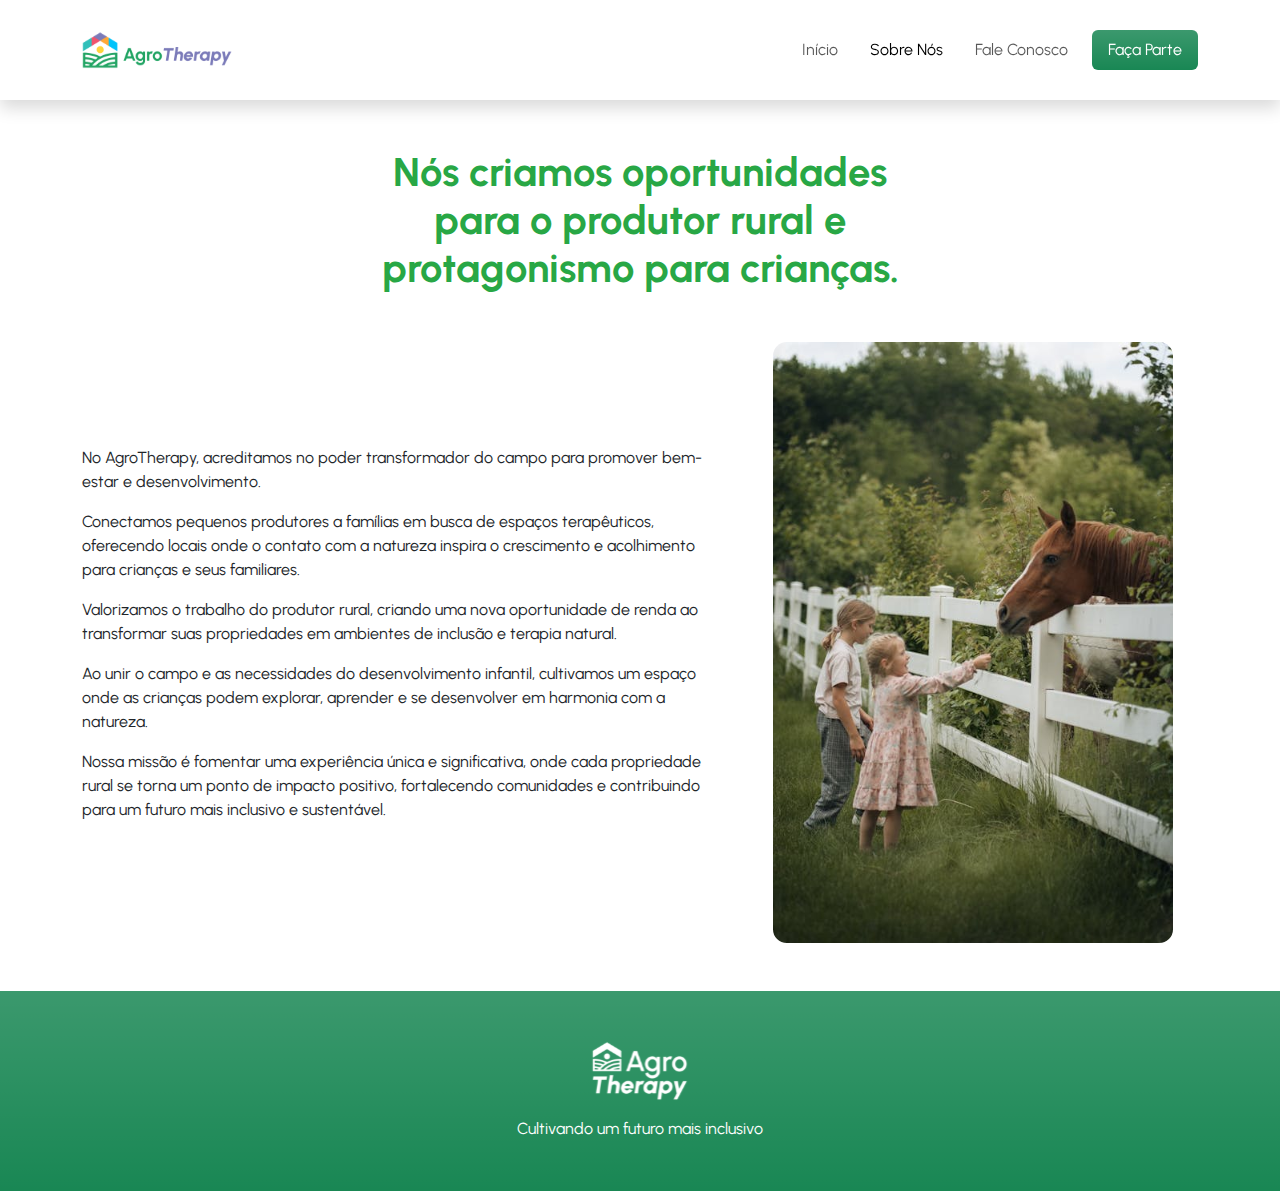
<file: about.html>
<!DOCTYPE html>
<html lang="pt-BR">
<head>
    <meta charset="UTF-8">
    <meta name="viewport" content="width=device-width, initial-scale=1.0">
    <meta http-equiv="X-UA-Compatible" content="ie=edge">
    <meta name="description" content="Conheça o AgroTherapy - Conectando produtores rurais e famílias para promover desenvolvimento infantil através do contato com a natureza">
    <title>Sobre Nós - AgroTherapy</title>
    <link href="https://cdn.jsdelivr.net/npm/bootstrap@5.3.0/dist/css/bootstrap.min.css" rel="stylesheet">
    <link rel="stylesheet" href="assets/css/main.css">
    <link href="https://fonts.googleapis.com/css2?family=Urbanist:wght@400;500;700&display=swap" rel="stylesheet">
</head>
<body>
    <a href="#main-content" class="visually-hidden-focusable">Pular para o conteúdo principal</a>

    <nav class="navbar navbar-expand-lg navbar-light bg-white shadow sticky-top" role="navigation" aria-label="Menu principal">
        <div class="container">
            <a class="navbar-brand" href="/" aria-label="Página inicial AgroTherapy">
                <img src="assets/images/logo_head.svg" alt="Logo AgroTherapy" width="150" height="50">
            </a>
            <button class="navbar-toggler" type="button" data-bs-toggle="collapse" data-bs-target="#navbarNav" 
                    aria-controls="navbarNav" aria-expanded="false" aria-label="Abrir menu de navegação">
                <span class="navbar-toggler-icon"></span>
            </button>
            <div class="collapse navbar-collapse justify-content-end" id="navbarNav">
                <ul class="navbar-nav align-items-center">
                    <li class="nav-item">
                        <a class="nav-link px-3" href="index.html">Início</a>
                    </li>
                    <li class="nav-item">
                        <a class="nav-link active px-3" href="about.html" aria-current="page">Sobre Nós</a>
                    </li>
                    <li class="nav-item">
                        <a class="nav-link px-3" href="contact-us.html">Fale Conosco</a>
                    </li>
                    <li class="nav-item">
                        <a class="nav-link px-3 bg-success bg-gradient rounded text-white ms-2" href="get-in.html">Faça Parte</a>
                    </li>
                </ul>
            </div>
        </div>
    </nav>

    <main id="main-content" class="container hero-section" role="main">
        <article class="row align-items-center my-5">
            <header class="d-flex justify-content-center">
                <h1 class="section-title w-50 text-center">Nós criamos oportunidades para o produtor rural e protagonismo para crianças.</h1>
            </header>
            <div class="col-lg-7 hero-text">
                <section class="about-content">
                    <p class="mb-3">No AgroTherapy, acreditamos no poder transformador do campo para promover bem-estar e desenvolvimento.</p>
                    <p class="mb-3">Conectamos pequenos produtores a famílias em busca de espaços terapêuticos, oferecendo locais onde o contato com a natureza inspira o crescimento e acolhimento para crianças e seus familiares.</p>
                    <p class="mb-3">Valorizamos o trabalho do produtor rural, criando uma nova oportunidade de renda ao transformar suas propriedades em ambientes de inclusão e terapia natural.</p>
                    <p class="mb-3">Ao unir o campo e as necessidades do desenvolvimento infantil, cultivamos um espaço onde as crianças podem explorar, aprender e se desenvolver em harmonia com a natureza.</p>
                    <p class="mb-3">Nossa missão é fomentar uma experiência única e significativa, onde cada propriedade rural se torna um ponto de impacto positivo, fortalecendo comunidades e contribuindo para um futuro mais inclusivo e sustentável.</p>
                </section>
            </div>
            <div class="col-lg-5 text-center">
                <img src="assets/images/horse.svg" 
                     alt="Ilustração de crianças interagindo com um cavalo em ambiente rural" 
                     class="img-fluid rounded"
                     width="400" height="300">
            </div>
        </article>
    </main>

    <footer class="bg-success bg-gradient" role="contentinfo">
        <div class="footer-container">
            <div class="text-center">
                <img class="footer-logo" src="assets/images/logo.svg" 
                     alt="Logo AgroTherapy" width="200" height="60">
                <p class="footer-text text-white">
                    Cultivando um futuro mais inclusivo
                </p>
            </div>
        </div>
    </footer>
    <script src="https://cdn.jsdelivr.net/npm/bootstrap@5.3.0/dist/js/bootstrap.bundle.min.js"></script>
</body>
</html>
</file>
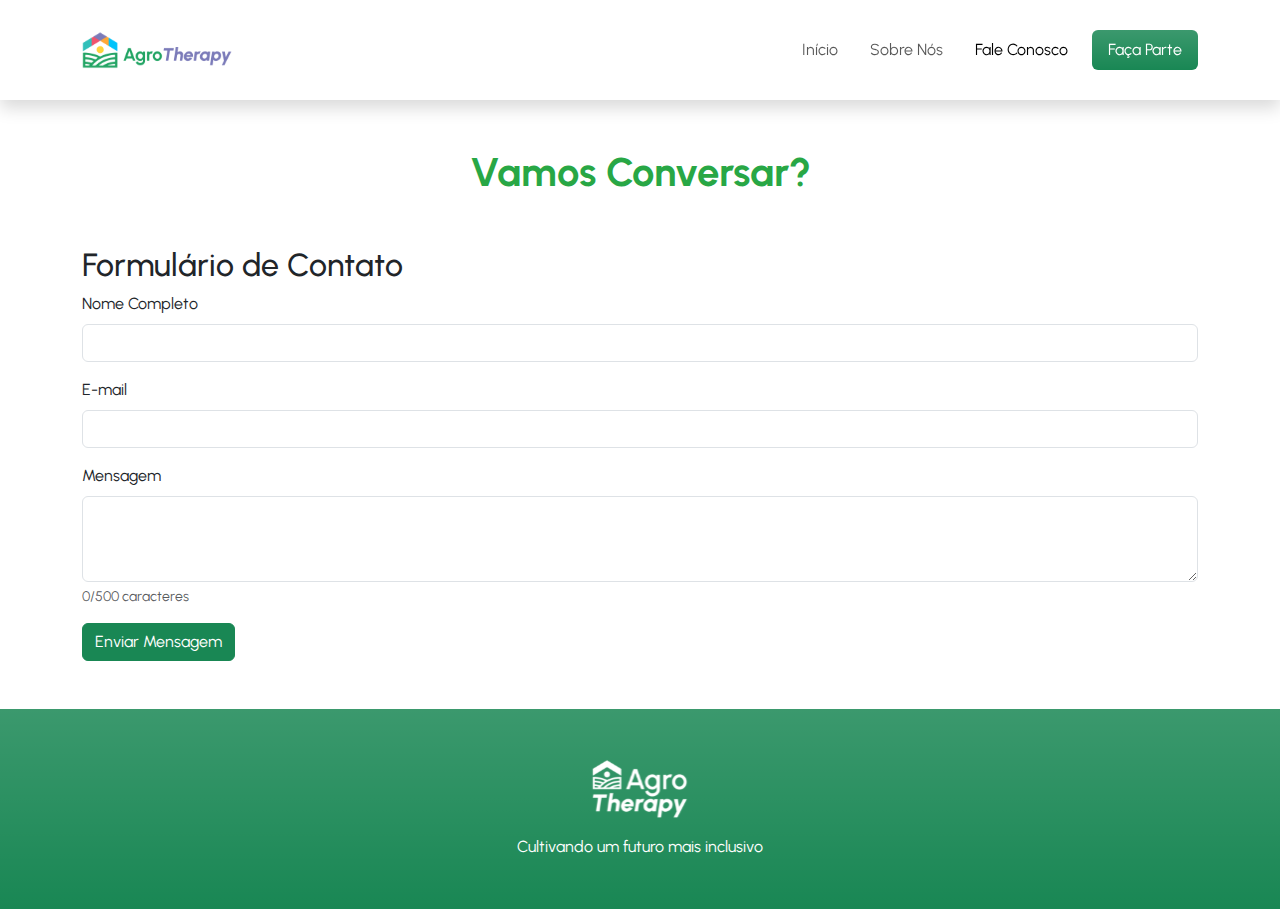
<file: contact-us.html>
<!DOCTYPE html>
<html lang="pt-BR">
<head>
    <meta charset="UTF-8">
    <meta name="viewport" content="width=device-width, initial-scale=1.0">
    <meta http-equiv="X-UA-Compatible" content="ie=edge">
    <meta name="description" content="Entre em contato com o AgroTherapy - Conectando famílias a propriedades rurais">
    <title>Contato - AgroTherapy</title>
    <link href="https://cdn.jsdelivr.net/npm/bootstrap@5.3.0/dist/css/bootstrap.min.css" rel="stylesheet">
    <link rel="stylesheet" href="assets/css/main.css">
    <link href="https://fonts.googleapis.com/css2?family=Urbanist:wght@400;500;700&display=swap" rel="stylesheet">
</head>
<body>
    <a href="#main-content" class="visually-hidden-focusable">Pular para o conteúdo principal</a>

    <nav class="navbar navbar-expand-lg navbar-light bg-white shadow sticky-top" role="navigation" aria-label="Menu principal">
        <div class="container">
            <a class="navbar-brand" href="/" aria-label="Página inicial AgroTherapy">
                <img src="assets/images/logo_head.svg" alt="Logo AgroTherapy" width="150" height="50">
            </a>
            <button class="navbar-toggler" type="button" data-bs-toggle="collapse" data-bs-target="#navbarNav" 
                    aria-controls="navbarNav" aria-expanded="false" aria-label="Abrir menu de navegação">
                <span class="navbar-toggler-icon"></span>
            </button>
            <div class="collapse navbar-collapse justify-content-end" id="navbarNav">
                <ul class="navbar-nav align-items-center">
                    <li class="nav-item">
                        <a class="nav-link px-3" href="index.html">Início</a>
                    </li>
                    <li class="nav-item">
                        <a class="nav-link px-3" href="about.html">Sobre Nós</a>
                    </li>
                    <li class="nav-item">
                        <a class="nav-link active px-3" href="contact-us.html" aria-current="page">Fale Conosco</a>
                    </li>
                    <li class="nav-item">
                        <a class="nav-link px-3 bg-success bg-gradient rounded text-white ms-2" href="get-in.html">Faça Parte</a>
                    </li>
                </ul>
            </div>
        </div>
    </nav>

    <main id="main-content" class="container my-5" role="main">
        <h1 class="section-title">Vamos Conversar?</h1>
        
        <div class="alert alert-success d-none" id="successMessage" role="alert" aria-live="polite">
            <h2 class="alert-heading h4">Mensagem enviada com sucesso!</h2>
            <p>Recebemos sua mensagem com os seguintes dados:</p>
            <hr>
            <dl class="mb-0">
                <dt>Nome:</dt>
                <dd id="confirmedName"></dd>
                <dt>Email:</dt>
                <dd id="confirmedEmail"></dd>
                <dt>Mensagem:</dt>
                <dd id="confirmedMessage"></dd>
            </dl>
        </div>

        <div id="formContainer">
            <form class="needs-validation" novalidate id="contactForm" aria-labelledby="formTitle">
                <h2 id="formTitle">Formulário de Contato</h2>
                <div class="mb-3">
                    <label for="nome" class="form-label">Nome Completo</label>
                    <input type="text" class="form-control" id="nome" required 
                           pattern="^[A-Za-zÀ-ÖØ-öø-ÿ]+ [A-Za-zÀ-ÖØ-öø-ÿ ]+$"
                           aria-describedby="nomeHelp">
                    <div class="invalid-feedback" id="nomeHelp">
                        Por favor, insira seu nome completo (nome e sobrenome)
                    </div>
                </div>
                <div class="mb-3">
                    <label for="email" class="form-label">E-mail</label>
                    <input type="email" class="form-control" id="email" required
                           aria-describedby="emailHelp">
                    <div class="invalid-feedback" id="emailHelp">
                        Por favor, insira um email válido
                    </div>
                </div>
                <div class="mb-3">
                    <label for="mensagem" class="form-label">Mensagem</label>
                    <textarea class="form-control" id="mensagem" rows="3" required 
                              minlength="30" maxlength="500"
                              aria-describedby="mensagemHelp charCountHelp"></textarea>
                    <div class="invalid-feedback" id="mensagemHelp">
                        A mensagem deve ter entre 30 e 500 caracteres
                    </div>
                    <div class="form-text" id="charCountHelp">
                        <span id="charCount">0</span>/500 caracteres
                    </div>
                </div>
                <button type="submit" class="btn btn-success">
                    Enviar Mensagem
                </button>
            </form>
        </div>
    </main>

    <footer class="bg-success bg-gradient" role="contentinfo">
        <div class="footer-container">
            <div class="text-center">
                <img class="footer-logo" src="assets/images/logo.svg" 
                     alt="Logo AgroTherapy" width="200" height="60">
                <p class="footer-text text-white">
                    Cultivando um futuro mais inclusivo
                </p>
            </div>
        </div>
    </footer>

    <script src="https://cdn.jsdelivr.net/npm/bootstrap@5.3.0/dist/js/bootstrap.bundle.min.js"></script>
    <script src="assets/js/contato.js"></script>
</body>
</html>
</file>
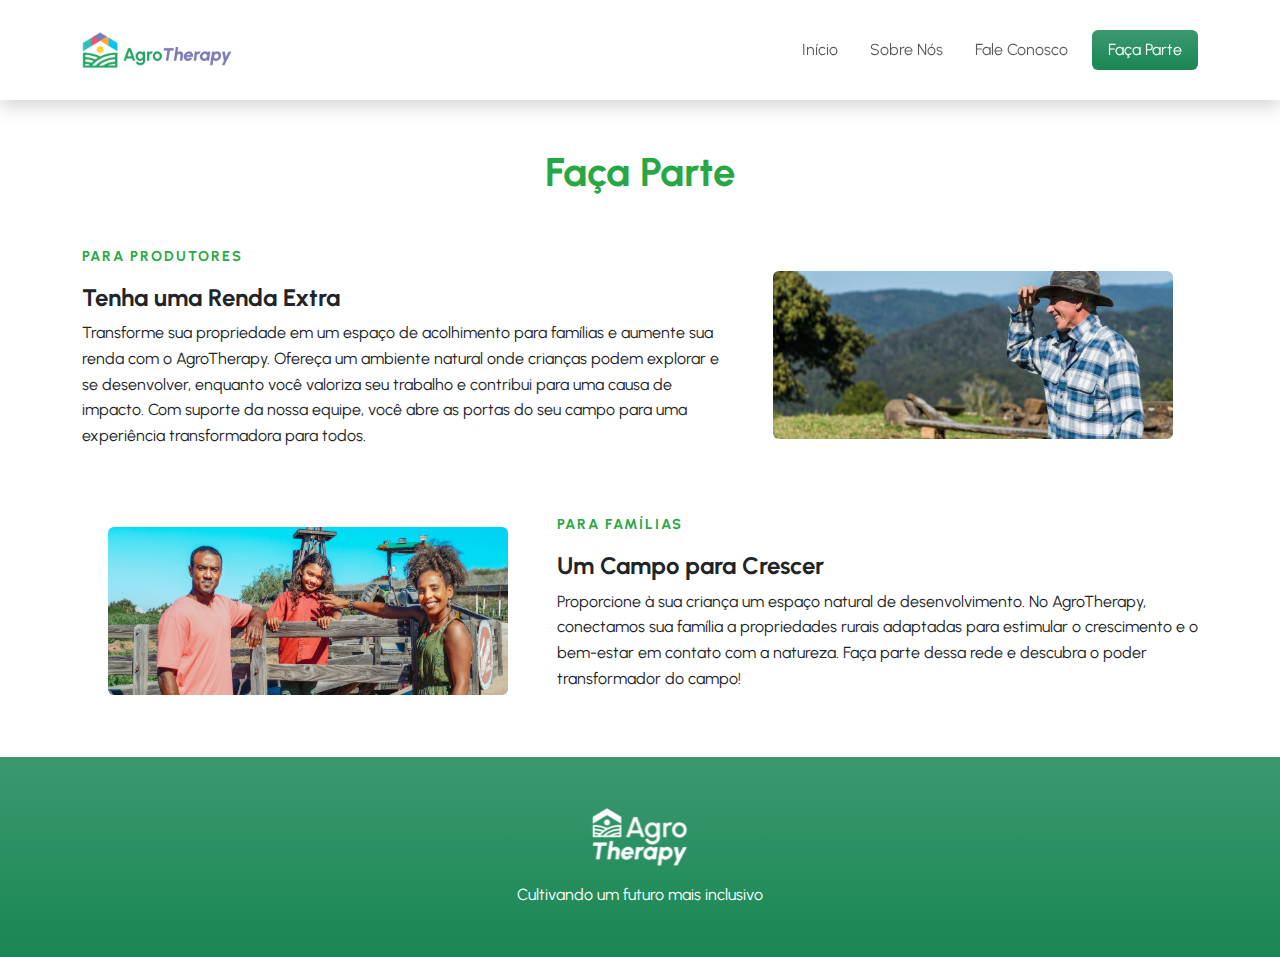
<file: get-in.html>
<!DOCTYPE html>
<html lang="pt-BR">
<head>
    <meta charset="UTF-8">
    <meta name="viewport" content="width=device-width, initial-scale=1.0">
    <meta http-equiv="X-UA-Compatible" content="ie=edge">
    <meta name="description" content="Faça parte do AgroTherapy - Conectando famílias a propriedades rurais para desenvolvimento infantil">
    <title>Faça Parte - AgroTherapy</title>
    <link href="https://cdn.jsdelivr.net/npm/bootstrap@5.3.0/dist/css/bootstrap.min.css" rel="stylesheet">
    <link rel="stylesheet" href="assets/css/main.css">
    <link href="https://fonts.googleapis.com/css2?family=Urbanist:wght@400;500;700&display=swap" rel="stylesheet">
</head>
<body>
    <a href="#main-content" class="visually-hidden-focusable">Pular para o conteúdo principal</a>

    <nav class="navbar navbar-expand-lg navbar-light bg-white shadow sticky-top" role="navigation" aria-label="Menu principal">
        <div class="container">
            <a class="navbar-brand" href="/" aria-label="Página inicial AgroTherapy">
                <img src="/assets/images/logo_head.svg" alt="Logo AgroTherapy" width="150" height="50">
            </a>
            <button class="navbar-toggler" type="button" data-bs-toggle="collapse" data-bs-target="#navbarNav" 
                    aria-controls="navbarNav" aria-expanded="false" aria-label="Abrir menu de navegação">
                <span class="navbar-toggler-icon"></span>
            </button>
            <div class="collapse navbar-collapse justify-content-end" id="navbarNav">
                <ul class="navbar-nav align-items-center">
                    <li class="nav-item">
                        <a class="nav-link px-3" href="index.html">Início</a>
                    </li>
                    <li class="nav-item">
                        <a class="nav-link px-3" href="about.html">Sobre Nós</a>
                    </li>
                    <li class="nav-item">
                        <a class="nav-link px-3" href="contact-us.html">Fale Conosco</a>
                    </li>
                    <li class="nav-item">
                        <a class="nav-link px-3 bg-success bg-gradient rounded text-white ms-2" href="get-in.html" 
                           aria-current="page">Faça Parte</a>
                    </li>
                </ul>
            </div>
        </div>
    </nav>

    <main id="main-content" class="container my-5" role="main">
        <h1 class="section-title">Faça Parte</h1>
    
        <section class="row align-items-center content-section" aria-labelledby="produtores-heading">
            <div class="col-lg-7">
                <p class="section-heading text-uppercase">Para Produtores</p>
                <h2 id="produtores-heading" class="section-subtitle">Tenha uma Renda Extra</h2>
                <p class="section-text">Transforme sua propriedade em um espaço de acolhimento para famílias e aumente sua renda com o AgroTherapy. Ofereça um ambiente natural onde crianças podem explorar e se desenvolver, enquanto você valoriza seu trabalho e contribui para uma causa de impacto. Com suporte da nossa equipe, você abre as portas do seu campo para uma experiência transformadora para todos.</p>
            </div>
            <div class="col-lg-5 text-center">
                <img src="assets/images/get_in_1.svg" 
                     alt="Ilustração de um produtor rural cuidando de sua propriedade" 
                     class="img-fluid rounded"
                     width="400" height="300">
            </div>
        </section>
    
        <section class="row align-items-center content-section" aria-labelledby="familias-heading">
            <div class="col-lg-5 text-center">
                <img src="assets/images/get_in_2.svg" 
                     alt="Ilustração de uma família aproveitando momentos juntos no campo" 
                     class="img-fluid rounded"
                     width="400" height="300">
            </div>
            <div class="col-lg-7">
                <p class="section-heading text-uppercase">Para Famílias</p>
                <h2 id="familias-heading" class="section-subtitle">Um Campo para Crescer</h2>
                <p class="section-text">Proporcione à sua criança um espaço natural de desenvolvimento. No AgroTherapy, conectamos sua família a propriedades rurais adaptadas para estimular o crescimento e o bem-estar em contato com a natureza. Faça parte dessa rede e descubra o poder transformador do campo!</p>
            </div>
        </section>
    </main>

    <footer class="bg-success bg-gradient" role="contentinfo">
        <div class="footer-container">
            <div class="text-center">
                <img class="footer-logo" src="assets/images/logo.svg" 
                     alt="Logo AgroTherapy" width="200" height="60">
                <p class="footer-text text-white">
                    Cultivando um futuro mais inclusivo
                </p>
            </div>
        </div>
    </footer>

    <script src="https://cdn.jsdelivr.net/npm/bootstrap@5.3.0/dist/js/bootstrap.bundle.min.js"></script>
</body>
</html>
</file>
<file: assets/css/main.css>
nav {
    height: 100px;
    box-shadow: 0px .125rem .25rem rgba(black, .075);
}
body, .display-4 {
    font-family: 'Urbanist', sans-serif;
}

.letter-spacing {
    letter-spacing: 0.25em;
}

.section-height {
    height: 490px;
}

.section-title {
    font-size: 2.5rem;
    color: #28a745;
    font-weight: bold;
    text-align: center;
    margin-bottom: 50px;
}
.content-section {
    margin-bottom: 50px;
}
.section-heading {
    color: #28a745;
    font-weight: bold;
    font-size: 0.9rem;
    letter-spacing: 2px;
}
.section-subtitle {
    font-size: 1.5rem;
    font-weight: bold;
}
.section-text {
    font-size: 1rem;
    line-height: 1.6;
}

.footer-container {
    height: 200px;
    display: flex;
    justify-content: center;
    align-items: center;
}

.footer-logo {
    margin-bottom: 1rem;
}

.footer-text {
    margin: 0;
    color: white;
}

.card:hover {
    transform: translateY(-5px);
    transition: transform 0.2s ease-in-out;
    box-shadow: 0 4px 15px rgba(0,0,0,0.1);
}

@media (max-width: 991.98px) {
    .navbar-collapse {
        background-color: white;
        position: absolute;
        top: 100%;
        left: 0;
        right: 0;
        padding: 1rem;
        box-shadow: 0 2px 5px rgba(0,0,0,0.1);
    }
}
</file>
